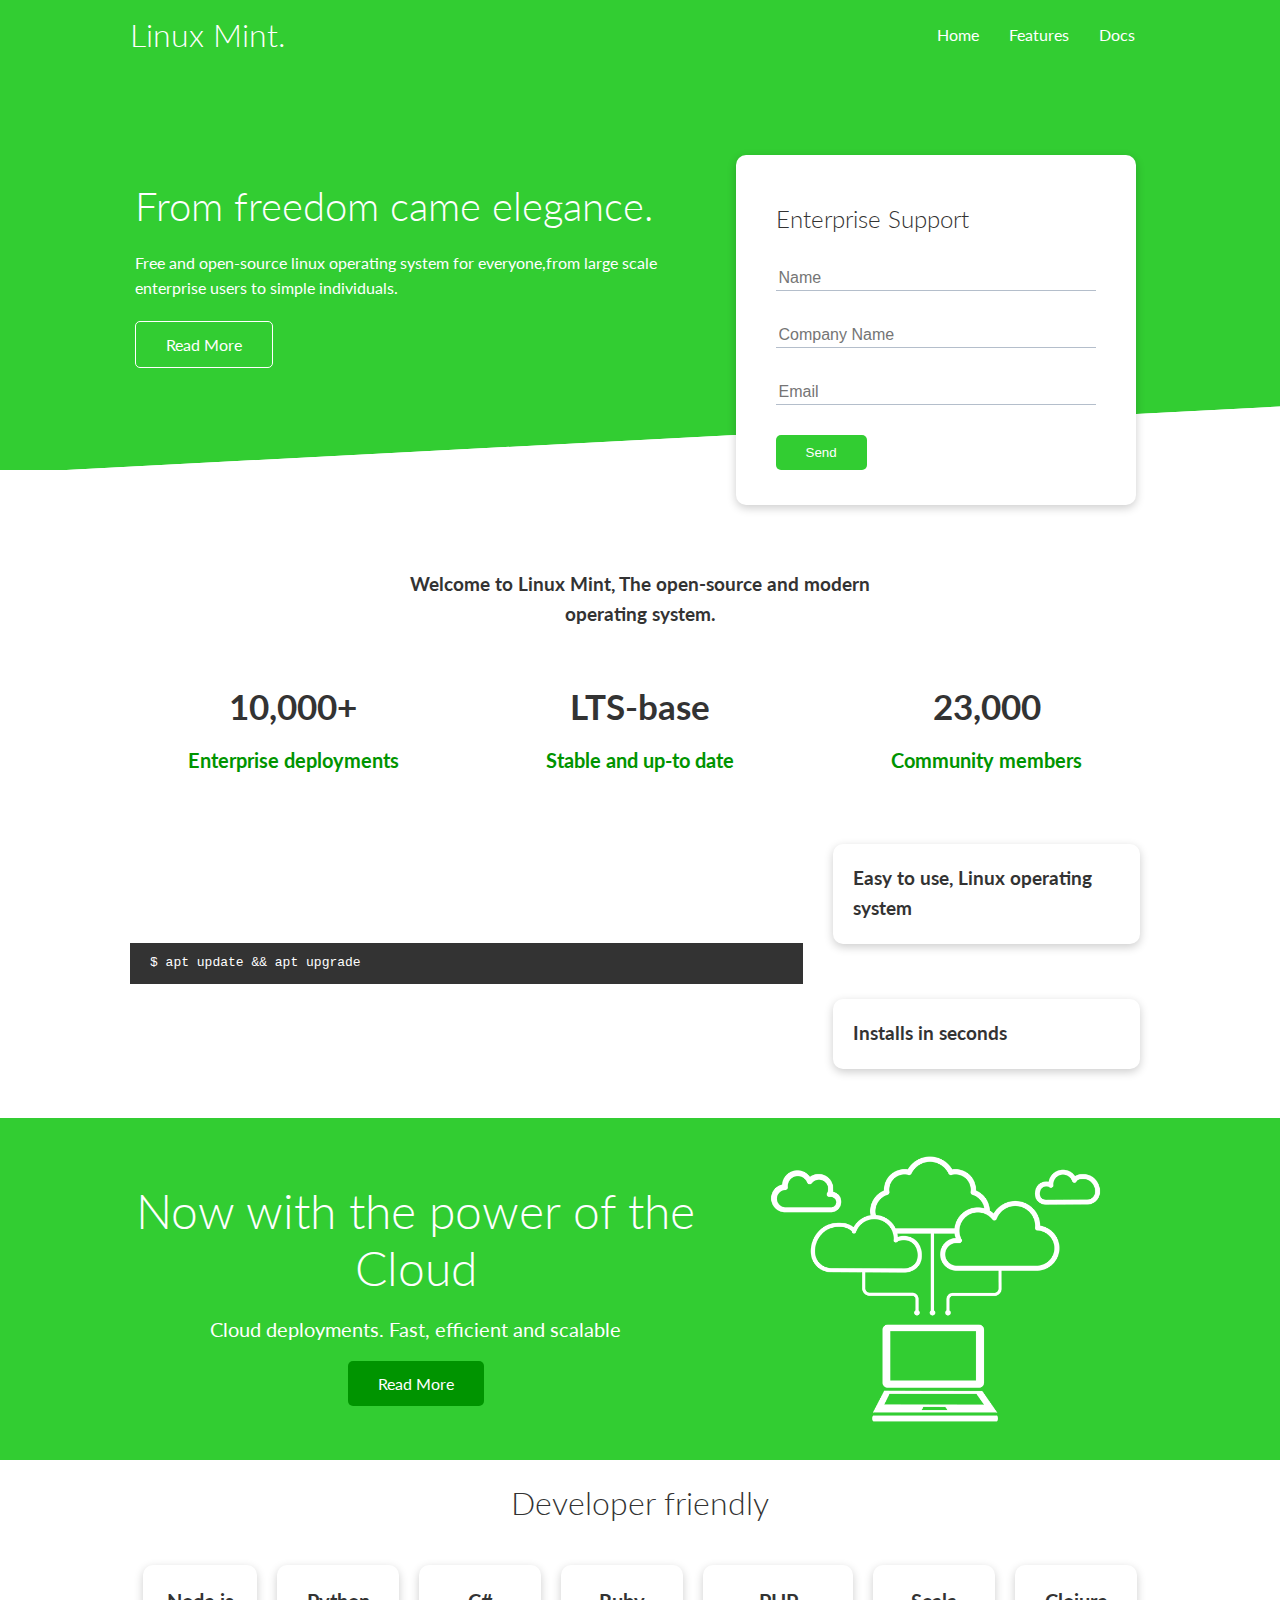
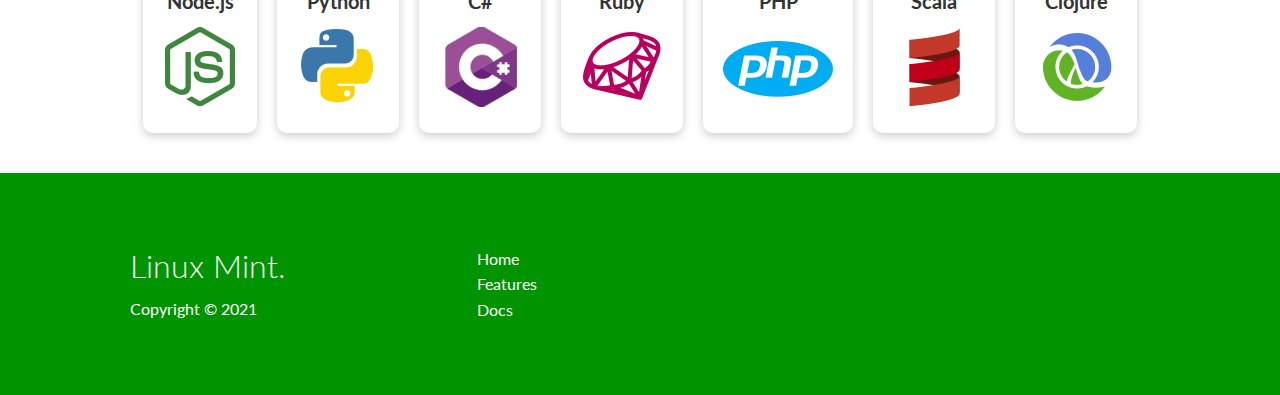
<file: index.html>
<!DOCTYPE html>
<html lang="en">
<head>
    <meta charset="UTF-8">
    <meta name="viewport" content="width=device-width, initial-scale=1.0">
    <link rel="stylesheet" href="https://cdnjs.cloudflare.com/ajax/libs/font-awesome/5.15.1/css/all.min.css" integrity="sha512-+4zCK9k+qNFUR5X+cKL9EIR+ZOhtIloNl9GIKS57V1MyNsYpYcUrUeQc9vNfzsWfV28IaLL3i96P9sdNyeRssA==" crossorigin="anonymous" />
    <link rel="stylesheet" href="css/utilities.css">
    <link rel="stylesheet" href="css/style.css">
    <title>Linux Mint | From freedom came elegance</title>
</head>
<body>
    <!-- Navbar -->
    <div class="navbar">
        <div class="container flex">
            <h1 class="logo">Linux Mint.</h1>
            <nav>
                <ul>
                    <li><a href="index.html">Home</a></li>
                    <li><a href="features.html">Features</a></li>
                    <li><a href="docs.html">Docs</a></li>
                </ul>
            </nav>
        </div>
    </div>
    
    <!-- Showcase -->
    <section class="showcase">
        <div class="container grid">
            <div class="showcase-text">
                <h1>From freedom came elegance.</h1>
                <p>Free and open-source linux operating system for everyone,from large scale enterprise users to simple individuals.</p>
                <a href="features.html" class="btn btn-outline">Read More</a>
            </div>

            <div class="showcase-form card">
                <h2>Enterprise Support</h2>
                 <!--  <form name="contact" netlify-honeypot="bot-field" method="POST" data-netlify="true">
                    <input type="hidden" name="form-name" value="contact">
                    <p class="hidden">
                        <label>Don’t fill this out if you're human: <input name="bot-field" /></label>
                      </p>
                    <div class="form-control">
                        <input type="text" name="name" placeholder="Name" required>
                    </div>
                    <div class="form-control">
                        <input type="text" name="company" placeholder="Company Name" required>
                    </div>
                    <div class="form-control">
                        <input type="email" name="email" placeholder="Email" required>
                    </div>
                    <input type="submit" value="Send" class="btn btn-primary">
                </form> -->
                 <form>
                    <div class="form-control">
                        <input type="text" name="name" placeholder="Name" required>
                    </div>
                    <div class="form-control">
                        <input type="text" name="company" placeholder="Company Name" required>
                    </div>
                    <div class="form-control">
                        <input type="email" name="email" placeholder="Email" required>
                    </div>
                    <input type="submit" value="Send" class="btn btn-primary">
                </form>
            </div>
        </div>
    </section>

    <!-- Stats -->
    <section class="stats">
        <div class="container">
            <h3 class="stats-heading text-center my-1">
                Welcome to Linux Mint, The open-source and modern operating system.
            </h3>

            <div class="grid grid-3 text-center my-4">
                <div>
                    <i class="fas fa-building fa-3x"></i>
                    <h3>10,000+</h3>
                    <p class="text-secondary">Enterprise deployments</p>
                </div>
                <div>
                    <i class="fas fa-upload fa-3x"></i>
                    <h3>LTS-base</h3>
                    <p class="text-secondary">Stable and up-to date</p>
                </div>
                <div>
                    <i class="fas fa-users fa-3x"></i>
                    <h3>23,000</h3>
                    <p class="text-secondary">Community members</p>
                </div>
            </div>
        </div>
    </section>

    <!-- Cli -->
    <section class="cli">
        <div class="container grid">
            <pre><code>$ apt update && apt upgrade</code></pre>
            <div class="card">
                <h3>Easy to use, Linux operating system</h3>
            </div>
            <div class="card">
                <h3>Installs in seconds</h3>
            </div>
        </div>
    </section>

    <!-- Cloud -->
    <section class="cloud bg-primary my-2 py-2">
        <div class="container grid">
            <div class="text-center">
                <h2 class="lg">Now with the power of the Cloud</h2>
                <p class="lead my-1">Cloud deployments. Fast, efficient and scalable</p>
                <a href="features.html" class="btn btn-dark">Read More</a>
            </div>
            <img src="images/cloud.png" alt="">
        </div>
    </section>

    <!-- Languages -->
    <section class="languages">
        <h2 class="md text-center my-2">
            Developer friendly
        </h2>
        <div class="container flex">
            <div class="card">
                <h4>Node.js</h4>
                <img src="images/logos/node.png" alt="">
            </div>
            <div class="card">
                <h4>Python</h4>
                <img src="images/logos/python.png" alt="">
              </div>
              <div class="card">
                <h4>C#</h4>
                <img src="images/logos/csharp.png" alt="">
              </div>
              <div class="card">
                <h4>Ruby</h4>
                <img src="images/logos/ruby.png" alt="">
              </div>
              <div class="card">
                <h4>PHP</h4>
                <img src="images/logos/php.png" alt="">
              </div>
              <div class="card">
                <h4>Scala</h4>
                <img src="images/logos/scala.png" alt="">
              </div>
              <div class="card">
                <h4>Clojure</h4>
                <img src="images/logos/clojure.png" alt="">
              </div>
        </div>
    </section>

    <!-- Footer -->
    <footer class="footer bg-dark py-5">
        <div class="container grid grid-3">
            <div>
                <h1>Linux Mint.
                </h1>
                <p>Copyright &copy; 2021</p>
            </div>
            <nav>
                <ul>
                    <li><a href="index.html">Home</a></li>
                    <li><a href="features.html">Features</a></li>
                    <li><a href="docs.html">Docs</a></li>
                </ul>
            </nav>
            <div class="social">
                <a href="#"><i class="fab fa-github fa-2x"></i></a>
                <a href="#"><i class="fab fa-facebook fa-2x"></i></a>
                <a href="#"><i class="fab fa-instagram fa-2x"></i></a>
                <a href="#"><i class="fab fa-twitter fa-2x"></i></a>
            </div>
        </div>
    </footer>
</body>
</html>
</file>
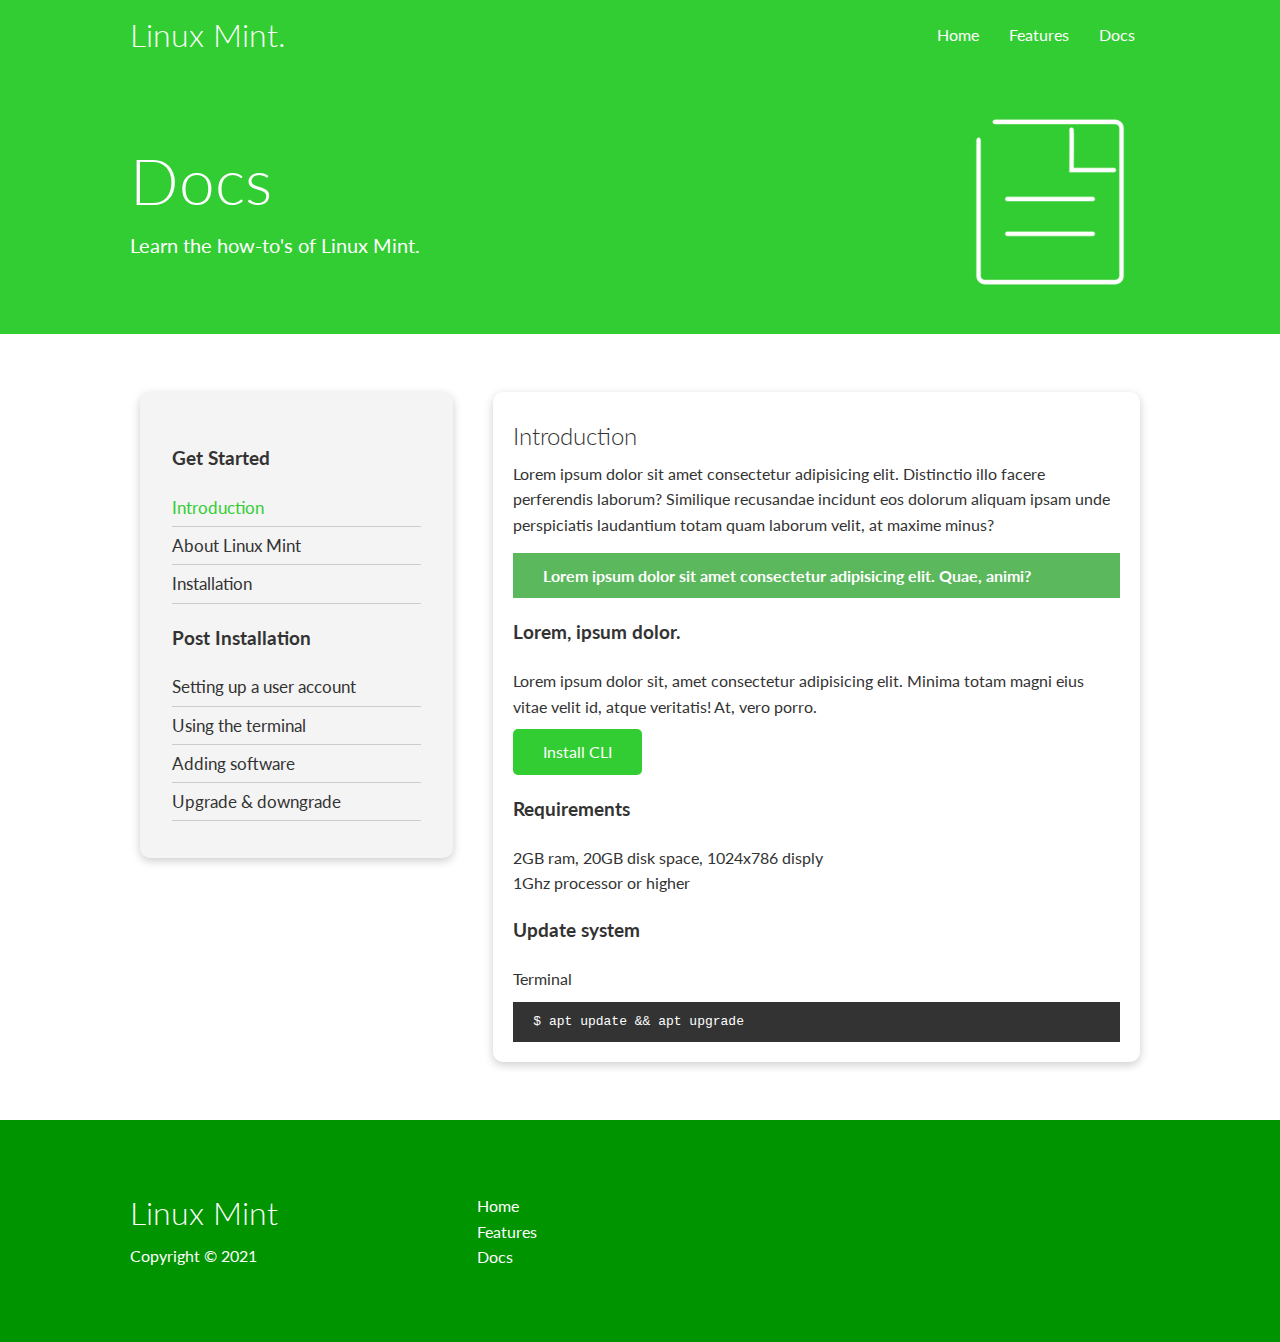
<file: docs.html>
<!DOCTYPE html>
<html lang="en">
<head>
    <meta charset="UTF-8">
    <meta name="viewport" content="width=device-width, initial-scale=1.0">
    <link rel="stylesheet" href="https://cdnjs.cloudflare.com/ajax/libs/font-awesome/5.15.1/css/all.min.css" integrity="sha512-+4zCK9k+qNFUR5X+cKL9EIR+ZOhtIloNl9GIKS57V1MyNsYpYcUrUeQc9vNfzsWfV28IaLL3i96P9sdNyeRssA==" crossorigin="anonymous" />
    <link rel="stylesheet" href="css/utilities.css">
    <link rel="stylesheet" href="css/style.css">
    <title>Linux Mint. | From freedom came elegance</title>
</head>
<body>
    <!-- Navbar -->
    <div class="navbar">
        <div class="container flex">
            <h1 class="logo">Linux Mint.</h1>
            <nav>
                <ul>
                    <li><a href="index.html">Home</a></li>
                    <li><a href="features.html">Features</a></li>
                    <li><a href="docs.html">Docs</a></li>
                </ul>
            </nav>
        </div>
    </div>

    <!-- Head -->
    <section class="docs-head bg-primary py-3">
        <div class="container grid">
            <div>
                <h1 class="xl">Docs</h1>
                <p class="lead">
                    Learn the how-to's of Linux Mint.
                </p>
            </div>
            <img src="images/docs.png" alt="">
        </div>
    </section>

    <!-- Docs main -->
    <section class="docs-main my-4">
        <div class="container grid">
            <div class="card bg-light p-3">
                <h3 class="my-2">Get Started</h3>
                <nav>
                    <ul>
                        <li><a class="text-primary" href="#">Introduction</a></li>
                        <li><a href="#">About Linux Mint</a></li>
                        <li><a href="#">Installation</a></li>
                    </ul>
                </nav>

                <h3 class="my-2">Post Installation</h3>
                <nav>
                    <ul>
                        <li><a href="#">Setting up a user account</a></li>
							<li><a href="#">Using the terminal</a></li>
							<li><a href="#">Adding software</a></li>
							<li><a href="#">Upgrade & downgrade</a></li>
                    </ul>
                </nav>
            </div>
            <div class="card">
                <h2>Introduction</h2>
                <p>Lorem ipsum dolor sit amet consectetur adipisicing elit. Distinctio illo facere perferendis laborum? Similique recusandae incidunt eos dolorum aliquam ipsam unde perspiciatis laudantium totam quam laborum velit, at maxime minus?</p>

                <div class="alert alert-success">
                    <i class="fas fa-info"></i> Lorem ipsum dolor sit amet consectetur adipisicing elit. Quae, animi?
                </div>

                <h3>Lorem, ipsum dolor.</h3>
                <p>Lorem ipsum dolor sit, amet consectetur adipisicing elit. Minima totam magni eius vitae velit id, atque veritatis! At, vero porro.</p>
                <a href="#" class="btn btn-primary">Install CLI</a>

                <h3>Requirements</h3>
                <ul>
                    <li>2GB ram, 20GB disk space, 1024x786 disply</li>
                    <li>1Ghz processor or higher</li>
                </ul>

                <h3>Update system</h3>
                <p>Terminal</p>
                <pre><code>$ apt update && apt upgrade</code></pre>
            </div>
        </div>
    </section>
    
    <!-- Footer -->
    <footer class="footer bg-dark py-5">
        <div class="container grid grid-3">
            <div>
                <h1>Linux Mint
                </h1>
                <p>Copyright &copy; 2021</p>
            </div>
            <nav>
                <ul>
                    <li><a href="index.html">Home</a></li>
                    <li><a href="features.html">Features</a></li>
                    <li><a href="docs.html">Docs</a></li>
                </ul>
            </nav>
            <div class="social">
                <a href="#"><i class="fab fa-github fa-2x"></i></a>
                <a href="#"><i class="fab fa-facebook fa-2x"></i></a>
                <a href="#"><i class="fab fa-instagram fa-2x"></i></a>
                <a href="#"><i class="fab fa-twitter fa-2x"></i></a>
            </div>
        </div>
    </footer>
</body>
</html>
</file>
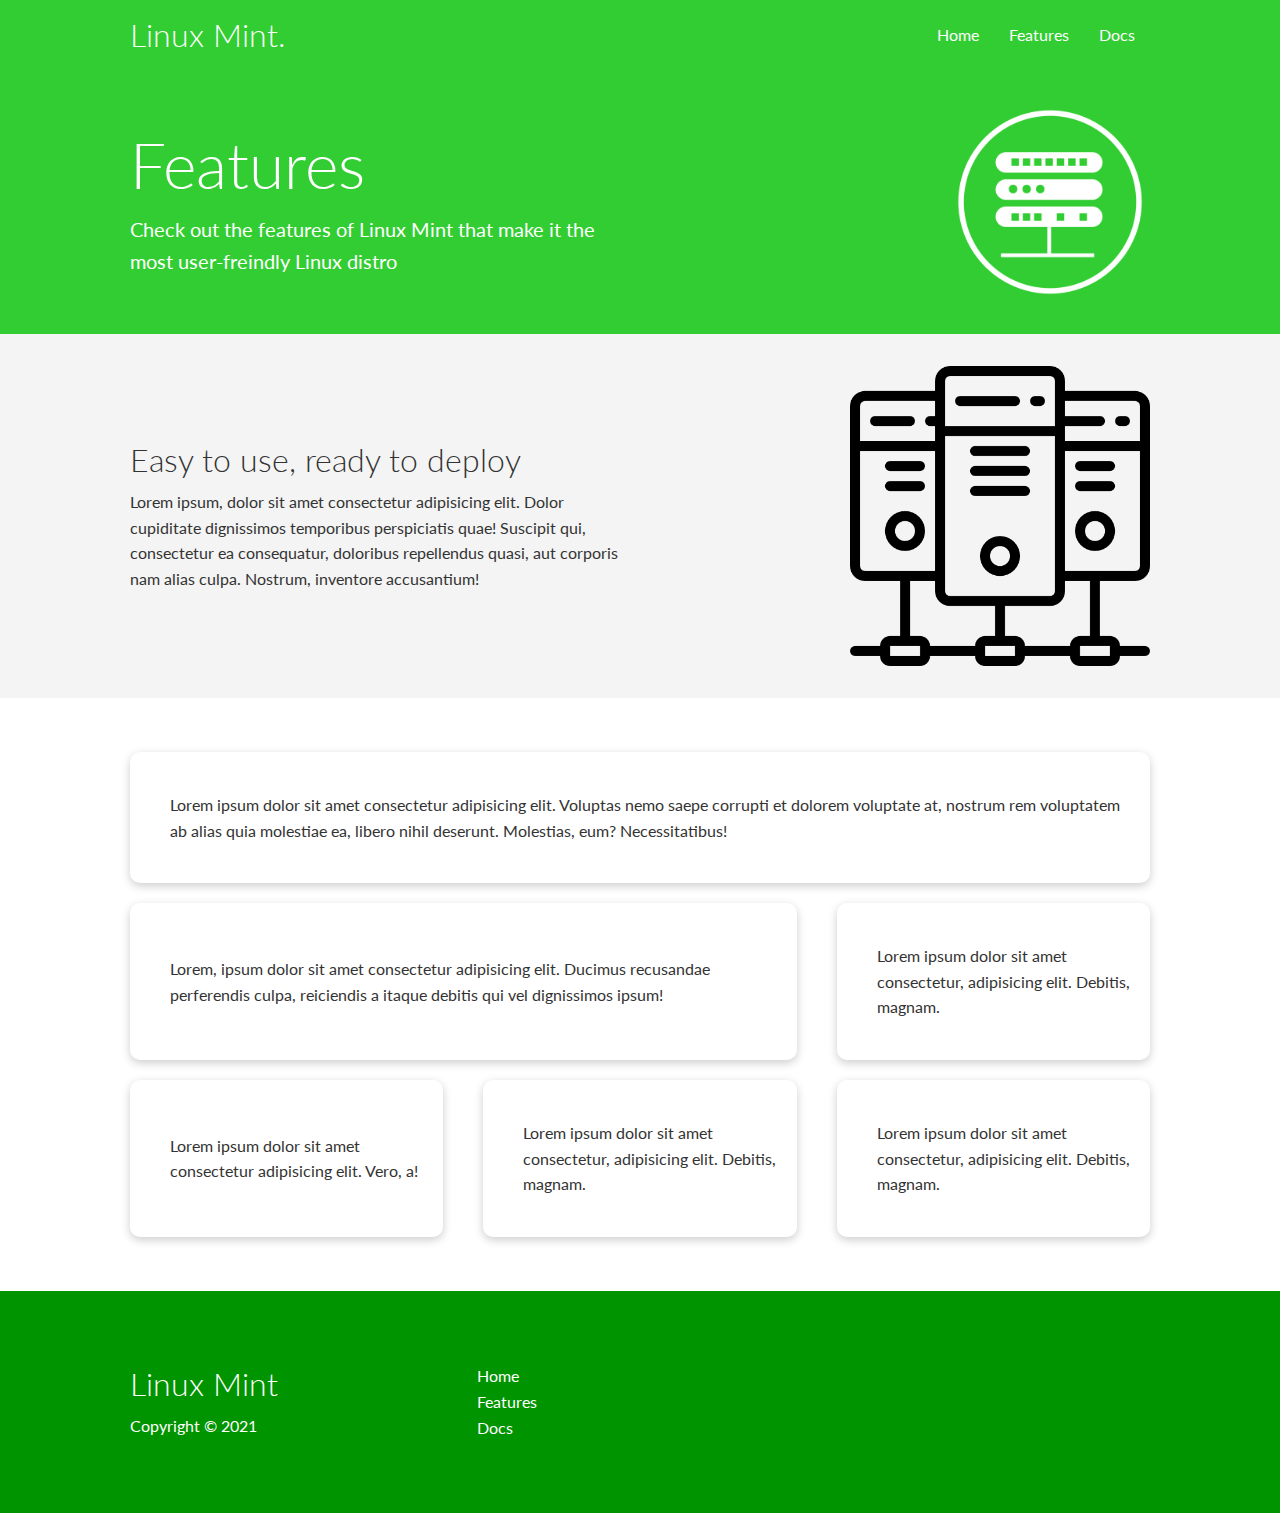
<file: features.html>
<!DOCTYPE html>
<html lang="en">
<head>
    <meta charset="UTF-8">
    <meta name="viewport" content="width=device-width, initial-scale=1.0">
    <link rel="stylesheet" href="https://cdnjs.cloudflare.com/ajax/libs/font-awesome/5.15.1/css/all.min.css" integrity="sha512-+4zCK9k+qNFUR5X+cKL9EIR+ZOhtIloNl9GIKS57V1MyNsYpYcUrUeQc9vNfzsWfV28IaLL3i96P9sdNyeRssA==" crossorigin="anonymous" />
    <link rel="stylesheet" href="css/utilities.css">
    <link rel="stylesheet" href="css/style.css">
    <title>Linux Mint | From freedom came elegance</title>
</head>
<body>
    <!-- Navbar -->
    <div class="navbar">
        <div class="container flex">
            <h1 class="logo">Linux Mint.</h1>
            <nav>
                <ul>
                    <li><a href="index.html">Home</a></li>
                    <li><a href="features.html">Features</a></li>
                    <li><a href="docs.html">Docs</a></li>
                </ul>
            </nav>
        </div>
    </div>

    <!-- Head -->
    <section class="features-head bg-primary py-3">
        <div class="container grid">
            <div>
                <h1 class="xl">Features</h1>
                <p class="lead">
                    Check out the features of Linux Mint that make it the most user-freindly Linux distro
                </p>
            </div>
            <img src="images/server.png" alt="">
        </div>
    </section>

    <!-- Sub head -->
    <section class="features-sub-head bg-light py-3">
        <div class="container grid">
            <div>
                <h1 class="md">Easy to use, ready to deploy</h1>
                <p>
                    Lorem ipsum, dolor sit amet consectetur adipisicing elit. Dolor cupiditate dignissimos temporibus perspiciatis quae! Suscipit qui, consectetur ea consequatur, doloribus repellendus quasi, aut corporis nam alias culpa. Nostrum, inventore accusantium!
                </p>
            </div>
            <img src="images/server2.png" alt="">
        </div>
    </section>

    <section class="features-main my-2">
        <div class="container grid grid-3">
            <div class="card flex">
                <i class="fas fa-server fa-3x"></i>
                <p>Lorem ipsum dolor sit amet consectetur adipisicing elit. Voluptas nemo saepe corrupti et dolorem voluptate at, nostrum rem voluptatem ab alias quia molestiae ea, libero nihil deserunt. Molestias, eum? Necessitatibus!</p>
            </div>
            <div class="card flex">
                <i class="fas fa-network-wired fa-3x"></i>
                <p>
                    Lorem, ipsum dolor sit amet consectetur adipisicing elit. Ducimus
                    recusandae perferendis culpa, reiciendis a itaque debitis qui vel
                    dignissimos ipsum!
                </p>
            </div>
            <div class="card flex">
                <i class="fas fa-laptop-code fa-3x"></i>
                <p>
                    Lorem ipsum dolor sit amet consectetur, adipisicing elit. Debitis,
                    magnam.
                </p>
            </div>
            <div class="card flex">
                <i class="fas fa-database fa-3x"></i>
                <p>
                    Lorem ipsum dolor sit amet consectetur adipisicing elit. Vero, a!
                </p>
            </div>
            <div class="card flex">
                <i class="fas fa-power-off fa-3x"></i>
                <p>
                    Lorem ipsum dolor sit amet consectetur, adipisicing elit. Debitis,
                    magnam.
                </p>
            </div>
            <div class="card flex">
                <i class="fas fa-upload fa-3x"></i>
                <p>
                    Lorem ipsum dolor sit amet consectetur, adipisicing elit. Debitis,
                    magnam.
                </p>
            </div>
        </div>
    </section>

    <!-- Footer -->
    <footer class="footer bg-dark py-5">
        <div class="container grid grid-3">
            <div>
                <h1>Linux Mint
                </h1>
                <p>Copyright &copy; 2021</p>
            </div>
            <nav>
                <ul>
                    <li><a href="index.html">Home</a></li>
                    <li><a href="features.html">Features</a></li>
                    <li><a href="docs.html">Docs</a></li>
                </ul>
            </nav>
            <div class="social">
                <a href="#"><i class="fab fa-github fa-2x"></i></a>
                <a href="#"><i class="fab fa-facebook fa-2x"></i></a>
                <a href="#"><i class="fab fa-instagram fa-2x"></i></a>
                <a href="#"><i class="fab fa-twitter fa-2x"></i></a>
            </div>
        </div>
    </footer>
</body>
</html>
</file>
<file: css/utilities.css>
.container {
    max-width: 1100px;
    margin: 0 auto;
    overflow: auto;
    padding: 0 40px;
  }
  
  .card {
    background-color: #fff;
    color: #333;
    border-radius: 10px;
    box-shadow: 0 3px 10px rgba(0, 0, 0, 0.2);
    padding: 20px;
    margin: 10px;
  }
  
  .btn {
    display: inline-block;
    padding: 10px 30px;
    cursor: pointer;
    background: var(--primary-color);
    color: #fff;
    border: none;
    border-radius: 5px;
  }
  
  .btn-outline {
    background-color: transparent;
    border: 1px #fff solid;
  }
  
  .btn:hover {
    transform: scale(0.98);
  }
  
  /* Backgrounds & colored buttons */
  .bg-primary,
  .btn-primary {
    background-color: var(--primary-color);
    color: #fff;
  }
  
  .bg-secondary,
  .btn-secondary {
    background-color: var(--secondary-color);
    color: #fff;
  }
  
  .bg-dark,
  .btn-dark {
    background-color: var(--dark-color);
    color: #fff;
  }
  
  .bg-light,
  .btn-light {
    background-color: var(--light-color);
    color: #333;
  }
  
  .bg-primary a,
  .btn-primary a,
  .bg-secondary a,
  .btn-secondary a,
  .bg-dark a,
  .btn-dark a {
    color: #fff;
  }
  
  /* Text colors */
  .text-primary {
    color: var(--primary-color);
  }
  
  .text-secondary {
    color: var(--secondary-color);
  }
  
  .text-dark {
    color: var(--dark-color);
  }
  
  .text-light {
    color: var(--light-color);
  }
  
  /* Text sizes */
  .lead {
    font-size: 20px;
  }
  
  .sm {
    font-size: 1rem;
  }
  
  .md {
    font-size: 2rem;
  }
  
  .lg {
    font-size: 3rem;
  }
  
  .xl {
    font-size: 4rem;
  }
  
  .text-center {
    text-align: center;
  }
  
  /* Alert */
  .alert {
    background-color: var(--light-color);
    padding: 10px 20px;
    font-weight: bold;
    margin: 15px 0;
  }
  
  .alert i {
    margin-right: 10px;
  }
  
  .alert-success {
    background-color: var(--success-color);
    color: #fff;
  }
  
  .alert-error {
    background-color: var(--error-color);
    color: #fff;
  }
  
  .flex {
    display: flex;
    justify-content: center;
    align-items: center;
    height: 100%;
  }
  
  .grid {
    display: grid;
    grid-template-columns: repeat(2, 1fr);
    gap: 20px;
    justify-content: center;
    align-items: center;
    height: 100%;
  }
  
  .grid-3 {
    grid-template-columns: repeat(3, 1fr);
  }
  
  /* Margin */
  .my-1 {
    margin: 1rem 0;
  }
  
  .my-2 {
    margin: 1.5rem 0;
  }
  
  .my-3 {
    margin: 2rem 0;
  }
  
  .my-4 {
    margin: 3rem 0;
  }
  
  .my-5 {
    margin: 4rem 0;
  }
  
  .m-1 {
    margin: 1rem;
  }
  
  .m-2 {
    margin: 1.5rem;
  }
  
  .m-3 {
    margin: 2rem;
  }
  
  .m-4 {
    margin: 3rem;
  }
  
  .m-5 {
    margin: 4rem;
  }
  
  /* Padding */
  .py-1 {
    padding: 1rem 0;
  }
  
  .py-2 {
    padding: 1.5rem 0;
  }
  
  .py-3 {
    padding: 2rem 0;
  }
  
  .py-4 {
    padding: 3rem 0;
  }
  
  .py-5 {
    padding: 4rem 0;
  }
  
  .p-1 {
    padding: 1rem;
  }
  
  .p-2 {
    padding: 1.5rem;
  }
  
  .p-3 {
    padding: 2rem;
  }
  
  .p-4 {
    padding: 3rem;
  }
  
  .p-5 {
    padding: 4rem;
  }
</file>
<file: css/style.css>
@import url('https://fonts.googleapis.com/css2?family=Lato:wght@300&display=swap');

:root {
  --primary-color: #32cd32;
  --secondary-color: #009400;
  --dark-color: #009400;
  --light-color: #f4f4f4;
  --success-color: #5cb85c;
  --error-color: #d9534f;
}

* {
  box-sizing: border-box;
  padding: 0;
  margin: 0;
}

body {
  font-family: 'Lato', sans-serif;
  color: #333;
  line-height: 1.6;
}

ul {
  list-style-type: none;
}

a {
  text-decoration: none;
  color: #333;
}

h1,
h2 {
  font-weight: 300;
  line-height: 1.2;
  margin: 10px 0;
}

p {
  margin: 10px 0;
}

img {
  width: 100%;
}

code,
pre {
  background: #333;
  color: #fff;
  padding: 10px;
}

.hidden {
  visibility: hidden;
  height: 0;
}

/* Navbar */
.navbar {
  background-color: var(--primary-color);
  color: #fff;
  height: 70px;
}

.navbar ul {
  display: flex;
}

.navbar a {
  color: #fff;
  padding: 10px;
  margin: 0 5px;
}

.navbar a:hover {
  border-bottom: 2px #fff solid;
}

.navbar .flex {
  justify-content: space-between;
}

/* Showcase */
.showcase {
  height: 400px;
  background-color: var(--primary-color);
  color: #fff;
  position: relative;
}

.showcase h1 {
  font-size: 40px;
}

.showcase p {
  margin: 20px 0;
}

.showcase .grid {
  overflow: visible;
  grid-template-columns: 55% auto;
  gap: 30px;
}

.showcase-text {
  animation: slideInFromLeft 1s ease-in;
}

.showcase-form {
  position: relative;
  top: 60px;
  height: 350px;
  width: 400px;
  padding: 40px;
  z-index: 100;
  justify-self: flex-end;
  animation: slideInFromRight 1s ease-in;
}

.showcase-form .form-control {
  margin: 30px 0;
}

.showcase-form input[type='text'],
.showcase-form input[type='email'] {
  border: 0;
  border-bottom: 1px solid #b4becb;
  width: 100%;
  padding: 3px;
  font-size: 16px;
}

.showcase-form input:focus {
  outline: none;
}

.showcase::before,
.showcase::after {
  content: '';
  position: absolute;
  height: 100px;
  bottom: -70px;
  right: 0;
  left: 0;
  background: #fff;
  transform: skewY(-3deg);
  -webkit-transform: skewY(-3deg);
  -moz-transform: skewY(-3deg);
  -ms-transform: skewY(-3deg);
}

/* Stats */
.stats {
  padding-top: 100px;
  animation: slideInFromBottom 1s ease-in;
}

.stats-heading {
  max-width: 500px;
  margin: auto;
}

.stats .grid h3 {
  font-size: 35px;
}

.stats .grid p {
  font-size: 20px;
  font-weight: bold;
}

/* Cli */
.cli .grid {
  grid-template-columns: repeat(3, 1fr);
  grid-template-rows: repeat(2, 1fr);
}

.cli .grid > *:first-child {
  grid-column: 1 / span 2;
  grid-row: 1 / span 2;
}

/* Cloud */
.cloud .grid {
  grid-template-columns: 4fr 3fr;
}

/* Languages */

.languages .flex {
  flex-wrap: wrap;
}

.languages .card {
  text-align: center;
  margin: 18px 10px 40px;
  transition: transform 0.2s ease-in;
}

.languages .card h4 {
  font-size: 20px;
  margin-bottom: 10px;
}

.languages .card:hover {
  transform: translateY(-15px);
}

/* Features */
.features-head img,
.docs-head img {
  width: 200px;
  justify-self: flex-end;
}

.features-sub-head img {
  width: 300px;
  justify-self: flex-end;
}

.features-main .card > i {
  margin-right: 20px;
}

.features-main .grid {
  padding: 30px;
}

.features-main .grid > *:first-child {
  grid-column: 1 / span 3;
}

.features-main .grid > *:nth-child(2) {
  grid-column: 1 / span 2;
}

/* Docs */
.docs-main h3 {
  margin: 20px 0;
}

.docs-main .grid {
  grid-template-columns: 1fr 2fr;
  align-items: flex-start;
}

.docs-main nav li {
  font-size: 17px;
  padding-bottom: 5px;
  margin-bottom: 5px;
  border-bottom: 1px #ccc solid;
}

.docs-main a:hover {
  font-weight: bold;
}

/* Footer */
.footer .social a {
  margin: 0 10px;
}

.fa-github:hover {
  color: #000000;
}

.fa-facebook:hover {
  color: #1773EA;
}

.fa-instagram:hover {
  color: #B32E87;
}

.fa-twitter:hover {
  color: #1C9CEA;
}

/* Animations */
@keyframes slideInFromLeft {
  0% {
    transform: translateX(-100%);
  }

  100% {
    transform: translateX(0);
  }
}

@keyframes slideInFromRight {
  0% {
    transform: translateX(100%);
  }

  100% {
    transform: translateX(0);
  }
}

@keyframes slideInFromTop {
  0% {
    transform: translateY(-100%);
  }

  100% {
    transform: translateX(0);
  }
}

@keyframes slideInFromBottom {
  0% {
    transform: translateY(100%);
  }

  100% {
    transform: translateX(0);
  }
}

/* Tablets and under */
@media (max-width: 768px) {
  .grid,
  .showcase .grid,
  .stats .grid,
  .cli .grid,
  .cloud .grid,
  .features-main .grid,
  .docs-main .grid {
    grid-template-columns: 1fr;
    grid-template-rows: 1fr;
  }

  .showcase {
    height: auto;
  }

  .showcase-text {
    text-align: center;
    margin-top: 40px;
    animation: slideInFromTop 1s ease-in;
  }

  .showcase-form {
    justify-self: center;
    margin: auto;
    animation: slideInFromBottom 1s ease-in;
  }

  .cli .grid > *:first-child {
    grid-column: 1;
    grid-row: 1;
  }

  .features-head,
  .features-sub-head,
  .docs-head {
    text-align: center;
  }

  .features-head img,
  .features-sub-head img,
  .docs-head img {
    justify-self: center;
  }

  .features-main .grid > *:first-child,
  .features-main .grid > *:nth-child(2) {
    grid-column: 1;
  }
}

/* Mobile */
@media (max-width: 500px) {
  .navbar {
    height: 110px;
  }

  .navbar .flex {
    flex-direction: column;
  }

  .navbar ul {
    padding: 10px;
    background-color: rgba(0, 0, 0, 0.1);
  }
  
  .showcase-form {
    width: 300px;
  }
}
</file>
